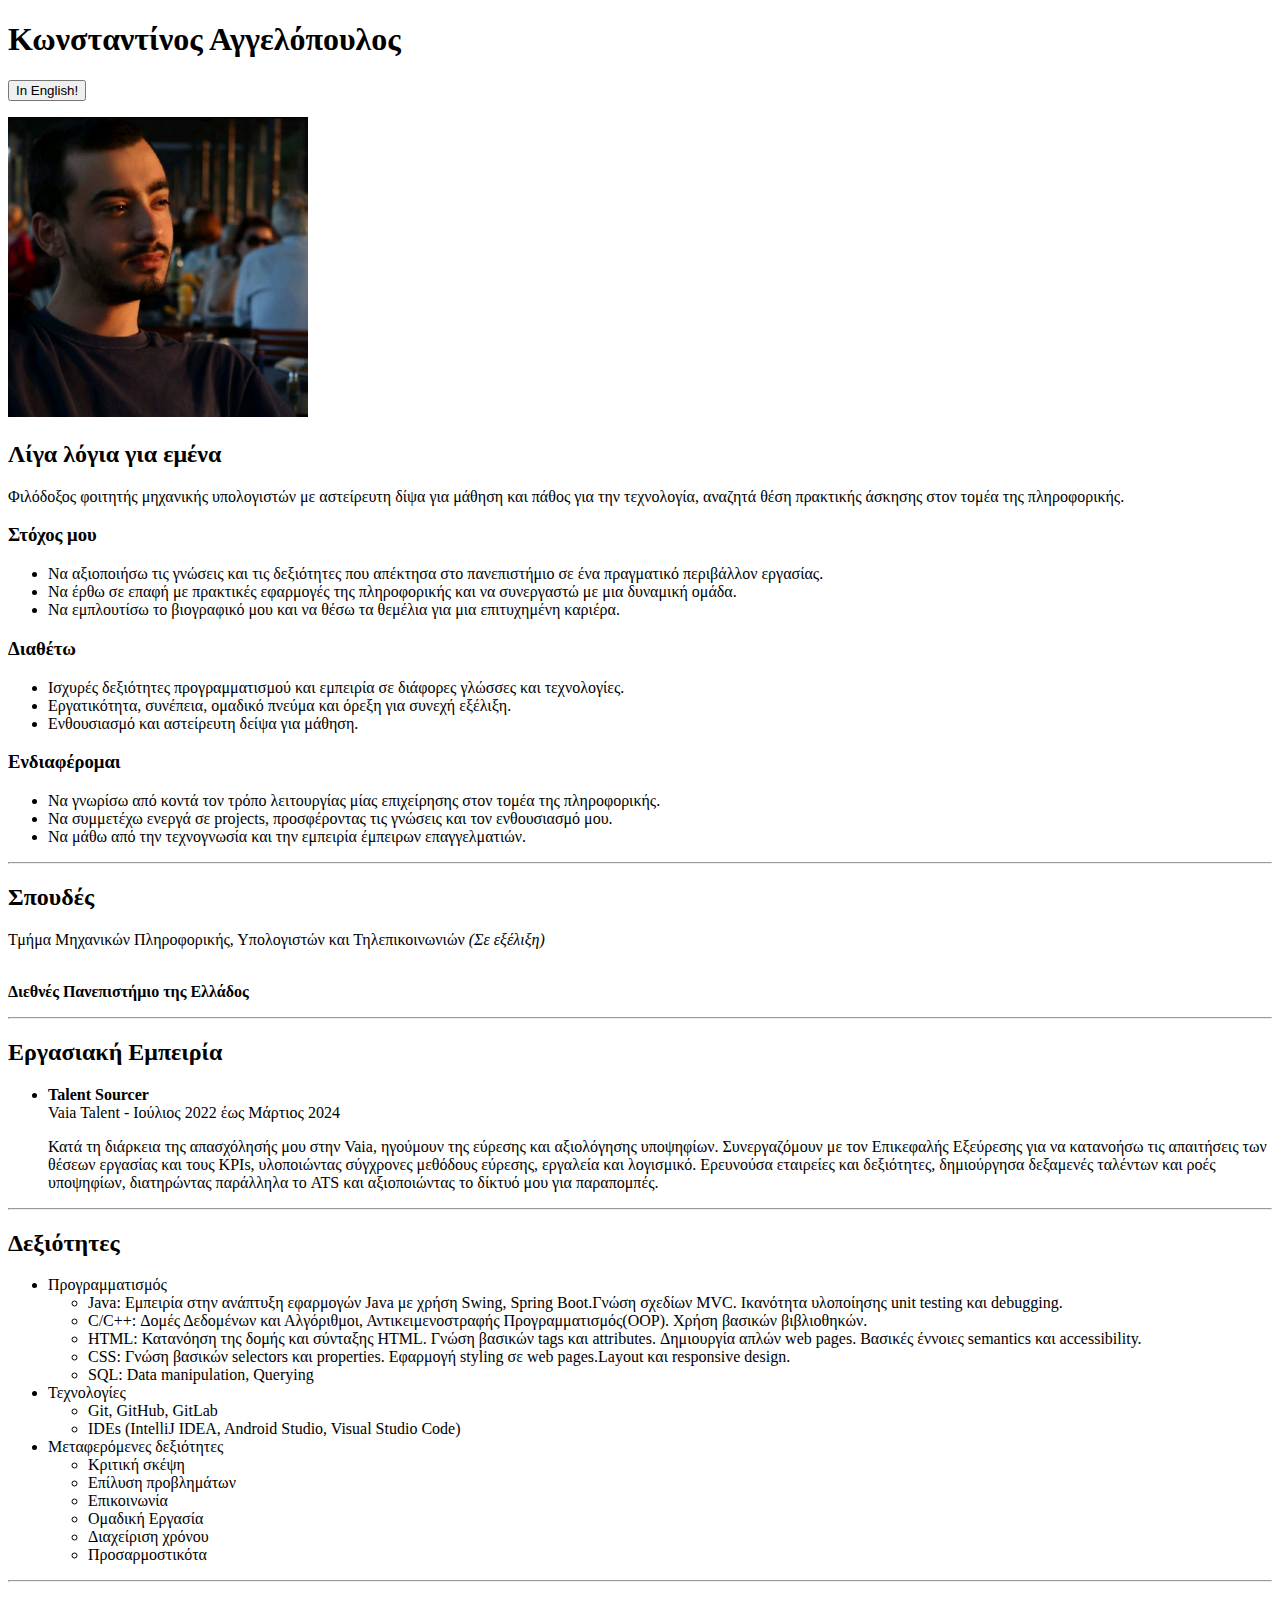
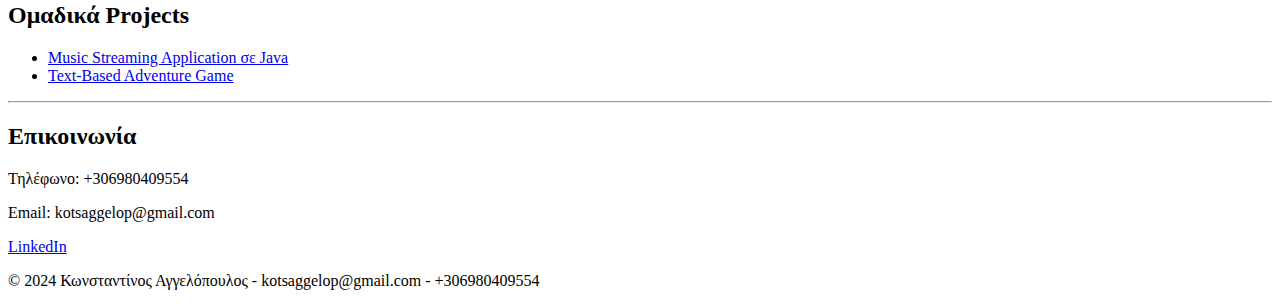
<file: index.html>
<!DOCTYPE html>
<html lang="en">
  <head>
    <meta charset="UTF-8" />
    <meta name="viewport" content="width=device-width, initial-scale=1.0" />
    <title>Βιογραφικό</title>
  </head>
  <body>
    <h1>Κωνσταντίνος Αγγελόπουλος</h1>
    <button type="button" onclick="alert('Hello world!')">In English!</button
    ><br />

    <p></p>
    <img
      src="./assets/images/Konstantinos Angelopoulos.jpeg"
      height="300"
      alt="Konstantinos Angelopoulos"
    />
    <h2><b>Λίγα λόγια για εμένα</b></h2>
    <p>
      Φιλόδοξος φοιτητής μηχανικής υπολογιστών με αστείρευτη δίψα για μάθηση και
      πάθος για την τεχνολογία, αναζητά θέση πρακτικής άσκησης στον τομέα της
      πληροφορικής.
    </p>
    <h3>Στόχος μου</h3>
    <ul>
      <li>
        Να αξιοποιήσω τις γνώσεις και τις δεξιότητες που απέκτησα στο
        πανεπιστήμιο σε ένα πραγματικό περιβάλλον εργασίας.
      </li>
      <li>
        Να έρθω σε επαφή με πρακτικές εφαρμογές της πληροφορικής και να
        συνεργαστώ με μια δυναμική ομάδα.
      </li>
      <li>
        Να εμπλουτίσω το βιογραφικό μου και να θέσω τα θεμέλια για μια
        επιτυχημένη καριέρα.
      </li>
    </ul>
    <h3>Διαθέτω</h3>
    <ul>
      <li>
        Ισχυρές δεξιότητες προγραμματισμού και εμπειρία σε διάφορες γλώσσες και
        τεχνολογίες.
      </li>
      <li>
        Εργατικότητα, συνέπεια, ομαδικό πνεύμα και όρεξη για συνεχή εξέλιξη.
      </li>
      <li>Ενθουσιασμό και αστείρευτη δείψα για μάθηση.</li>
    </ul>
    <h3>Ενδιαφέρομαι</h3>
    <ul>
      <li>
        Να γνωρίσω από κοντά τον τρόπο λειτουργίας μίας επιχείρησης στον τομέα
        της πληροφορικής.
      </li>
      <li>
        Να συμμετέχω ενεργά σε projects, προσφέροντας τις γνώσεις και τον
        ενθουσιασμό μου.
      </li>
      <li>
        Να μάθω από την τεχνογνωσία και την εμπειρία έμπειρων επαγγελματιών.
      </li>
    </ul>
    <hr />
    <h2>Σπουδές</h2>
    <p>Τμήμα Μηχανικών Πληροφορικής, Υπολογιστών και
        Τηλεπικοινωνιών <i>(Σε εξέλιξη)</i></p><br>
        <b>Διεθνές Πανεπιστήμιο της Ελλάδος</b>
    </p>
    <hr>
    <h2>Εργασιακή Εμπειρία</h2>
    <ul>
        <li><b>Talent Sourcer</b><br>
            Vaia Talent - Ιούλιος 2022 έως Μάρτιος 2024
        </li>
        <p>
            Κατά τη διάρκεια της απασχόλησής μου στην Vaia, ηγούμουν της εύρεσης και αξιολόγησης υποψηφίων. Συνεργαζόμουν με τον Επικεφαλής Εξεύρεσης για να κατανοήσω τις απαιτήσεις των θέσεων εργασίας και τους KPIs, υλοποιώντας σύγχρονες μεθόδους εύρεσης, εργαλεία και λογισμικό. Ερευνούσα εταιρείες και δεξιότητες, δημιούργησα δεξαμενές ταλέντων και ροές υποψηφίων, διατηρώντας παράλληλα το ATS και αξιοποιώντας το δίκτυό μου για παραπομπές.
        </p>
    </ul>
    <hr>
    <h2>Δεξιότητες</h2>
    <ul>
        <li>
            Προγραμματισμός
            <ul>
                <li>
                    Java: Εμπειρία στην ανάπτυξη εφαρμογών Java με χρήση Swing, Spring Boot.Γνώση
                    σχεδίων MVC. Ικανότητα υλοποίησης unit testing και debugging.
                </li>
                <li>
                    C/C++: Δομές Δεδομένων και Αλγόριθμοι, Αντικειμενοστραφής Προγραμματισμός(OOP). Χρήση
                    βασικών βιβλιοθηκών.
                </li>
                <li>
                    HTML: Κατανόηση της δομής και σύνταξης HTML. Γνώση βασικών tags και attributes. Δημιουργία
                    απλών web pages. Βασικές έννοιες semantics και accessibility.       
                </li>
                <li>
                    CSS: Γνώση βασικών selectors και properties. Εφαρμογή styling σε web pages.Layout και
                    responsive design.      
                </li>
                <li>
                    SQL: Data manipulation, Querying
                </li>
            </ul>
        </li>
        <li>
            Τεχνολογίες
            <ul>
                <li>
                    Git, GitHub, GitLab
                </li>
                <li>
                    IDEs (IntelliJ IDEA, Android Studio, Visual Studio Code)
                </li>
            </ul>
        </li>
        <li>
            Μεταφερόμενες δεξιότητες
            <ul>
                <li>
                    Κριτική σκέψη
                </li>
                <li>
                    Επίλυση προβλημάτων
                </li>
                <li>
                    Επικοινωνία
                </li>
                <li>
                    Ομαδική Εργασία
                </li>
                <li>
                    Διαχείριση χρόνου
                </li>
                <li>
                    Προσαρμοστικότα
                </li>
            </ul>
        </li>
    </ul>
    <hr>
    <h2>Ομαδικά Projects</h2>
    <ul>
        <li>
            <a href="./music-streaming-application.html">Music Streaming Application σε Java</a>
        </li>
        <li>
            <a href="./text-based-adventure-game.html">Text-Based Adventure Game</a>
        </li>
    </ul>
    <hr>
    <h2>Επικοινωνία</h2>
    <p>Τηλέφωνο: +306980409554</p>
    <p>Email: kotsaggelop@gmail.com</p>
    <p><a href="https://www.linkedin.com/in/konstantinos-angelopoulos-b0b09991/">LinkedIn</a></p>

    <footer>
        <p>© 2024 Κωνσταντίνος Αγγελόπουλος - kotsaggelop@gmail.com - +306980409554</p>
    </footer>
  </body>
</html>
</file>
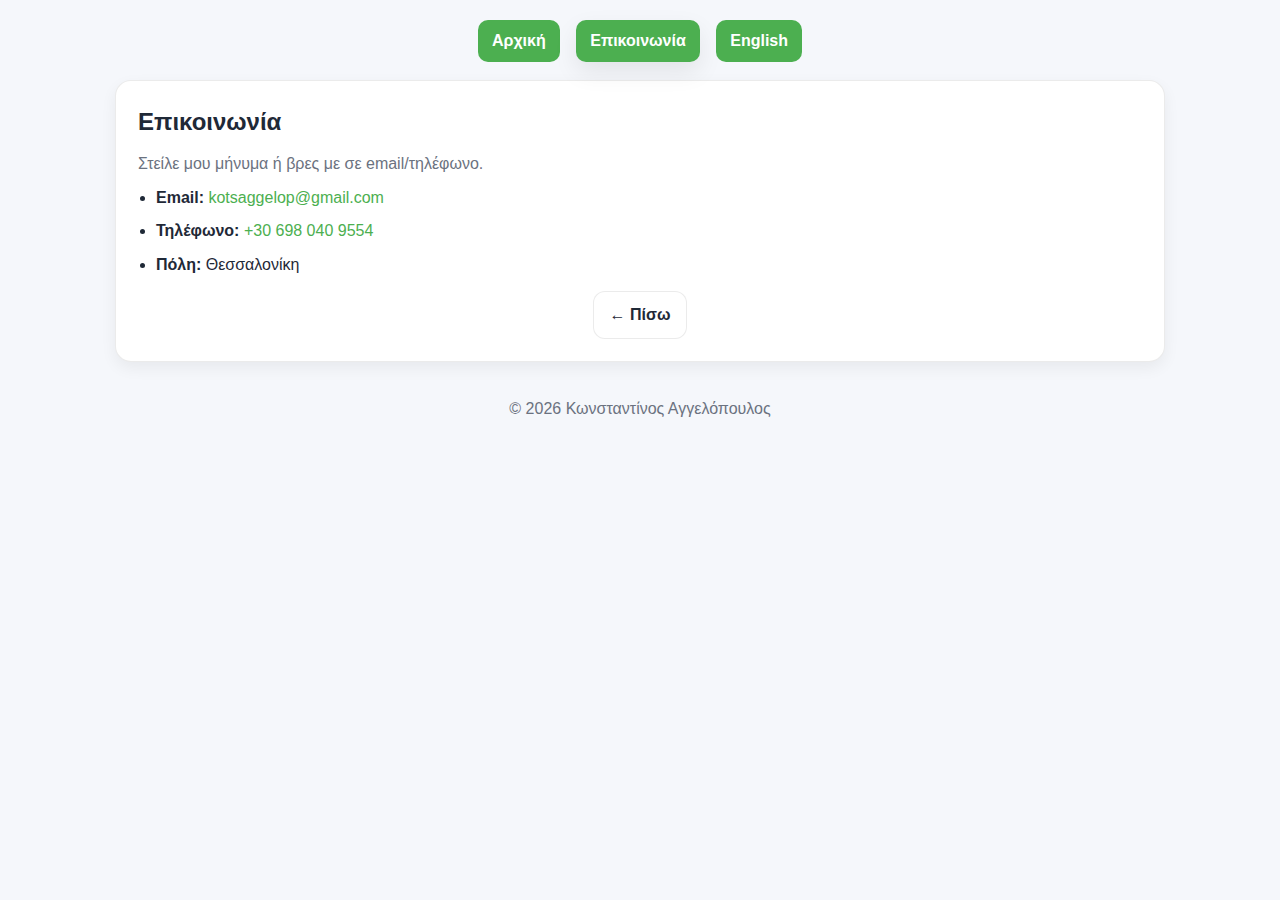
<file: contact-el.html>
<!doctype html>
<html lang="el">
  <head>
    <meta charset="UTF-8" />
    <meta name="viewport" content="width=device-width, initial-scale=1.0" />
    <title>Επικοινωνία | Κωνσταντίνος Αγγελόπουλος</title>
    <link rel="stylesheet" href="../style.css" />
  </head>
  <body>
    <div class="language-switch">
      <a href="../index-el.html" class="btn">Αρχική</a>
      <a href="./contact-el.html" class="btn active">Επικοινωνία</a>
      <a href="./contact.html" class="btn">English</a>
    </div>

    <div class="container">
      <section class="card">
        <h2>Επικοινωνία</h2>
        <p class="muted">Στείλε μου μήνυμα ή βρες με σε email/τηλέφωνο.</p>

        <ul>
          <li>
            <strong>Email:</strong>
            <a href="mailto:kotsaggelop@gmail.com">kotsaggelop@gmail.com</a>
          </li>
          <li>
            <strong>Τηλέφωνο:</strong>
            <a href="tel:+306980409554">+30 698 040 9554</a>
          </li>
          <li><strong>Πόλη:</strong> Θεσσαλονίκη</li>
        </ul>

        <div class="hero-actions" style="margin-top: 14px">
          <a class="secondary" href="../index-el.html">← Πίσω</a>
        </div>
      </section>

      <footer class="footer">
        <p>© 2026 Κωνσταντίνος Αγγελόπουλος</p>
      </footer>
    </div>
  </body>
</html>
</file>
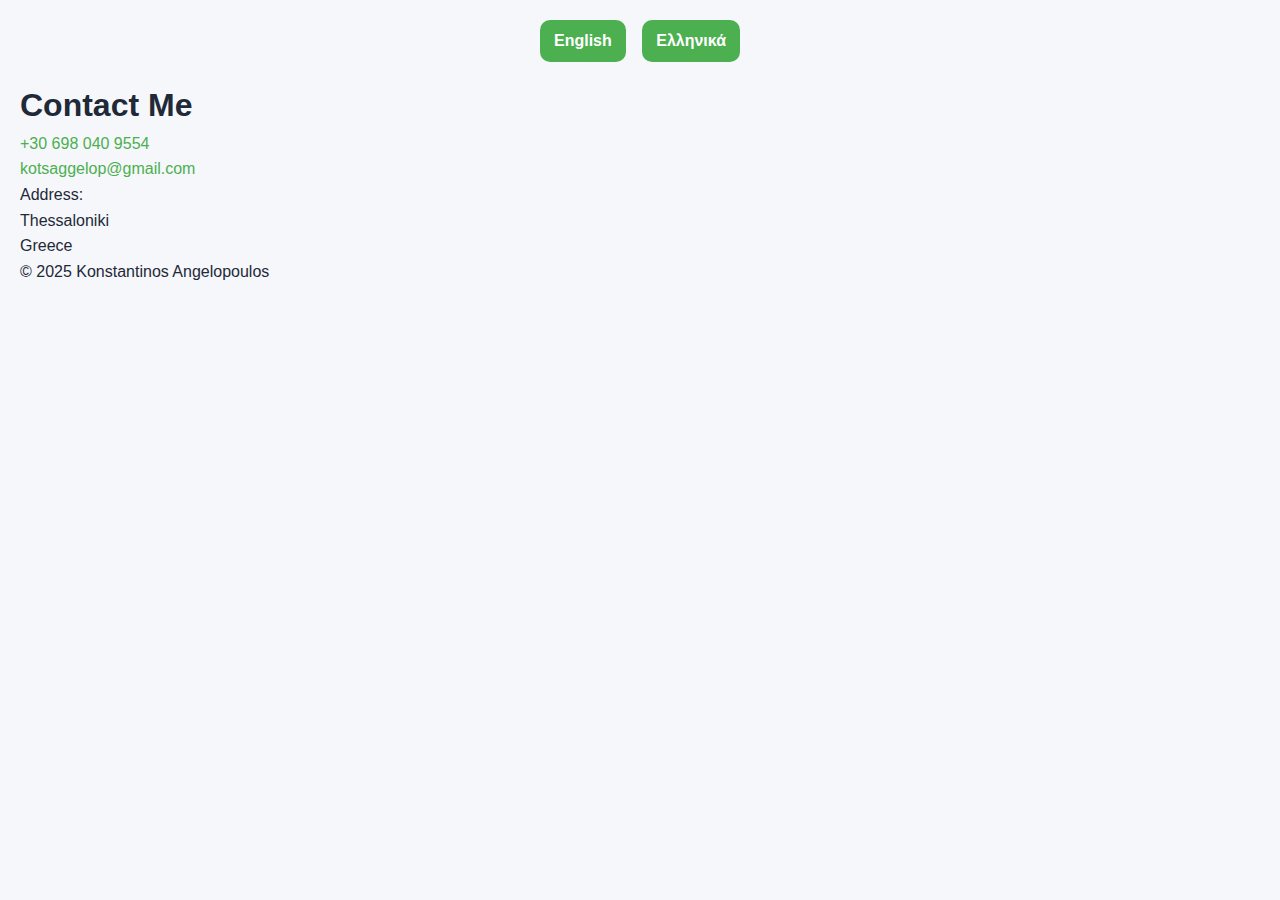
<file: contact.html>
<!DOCTYPE html>
<html lang="en">
<head>
    <meta charset="UTF-8">
    <meta name="viewport" content="width=device-width, initial-scale=1.0">
    <title>Contact Me</title>
    <link rel="stylesheet" href="../style.css">
</head>
<body>
    <!-- Language switch -->
    <div class="language-switch">
        <a href="../index.html" class="btn">English</a>
        <a href="../index-el.html" class="btn">Ελληνικά</a>
    </div>

    <div class="section contact">
        <h1>Contact Me</h1>
        <p><a href="tel:+306980409554">+30 698 040 9554</a></p>
        <p><a href="mailto:kotsaggelop@gmail.com">kotsaggelop@gmail.com</a></p>
        <p>Address:</p>
        <p>
            Thessaloniki<br />
            Greece<br />
        </p>
    </div>

    <footer>
        <p>© 2025 Konstantinos Angelopoulos</p>
    </footer>
</body>
</html>
</file>
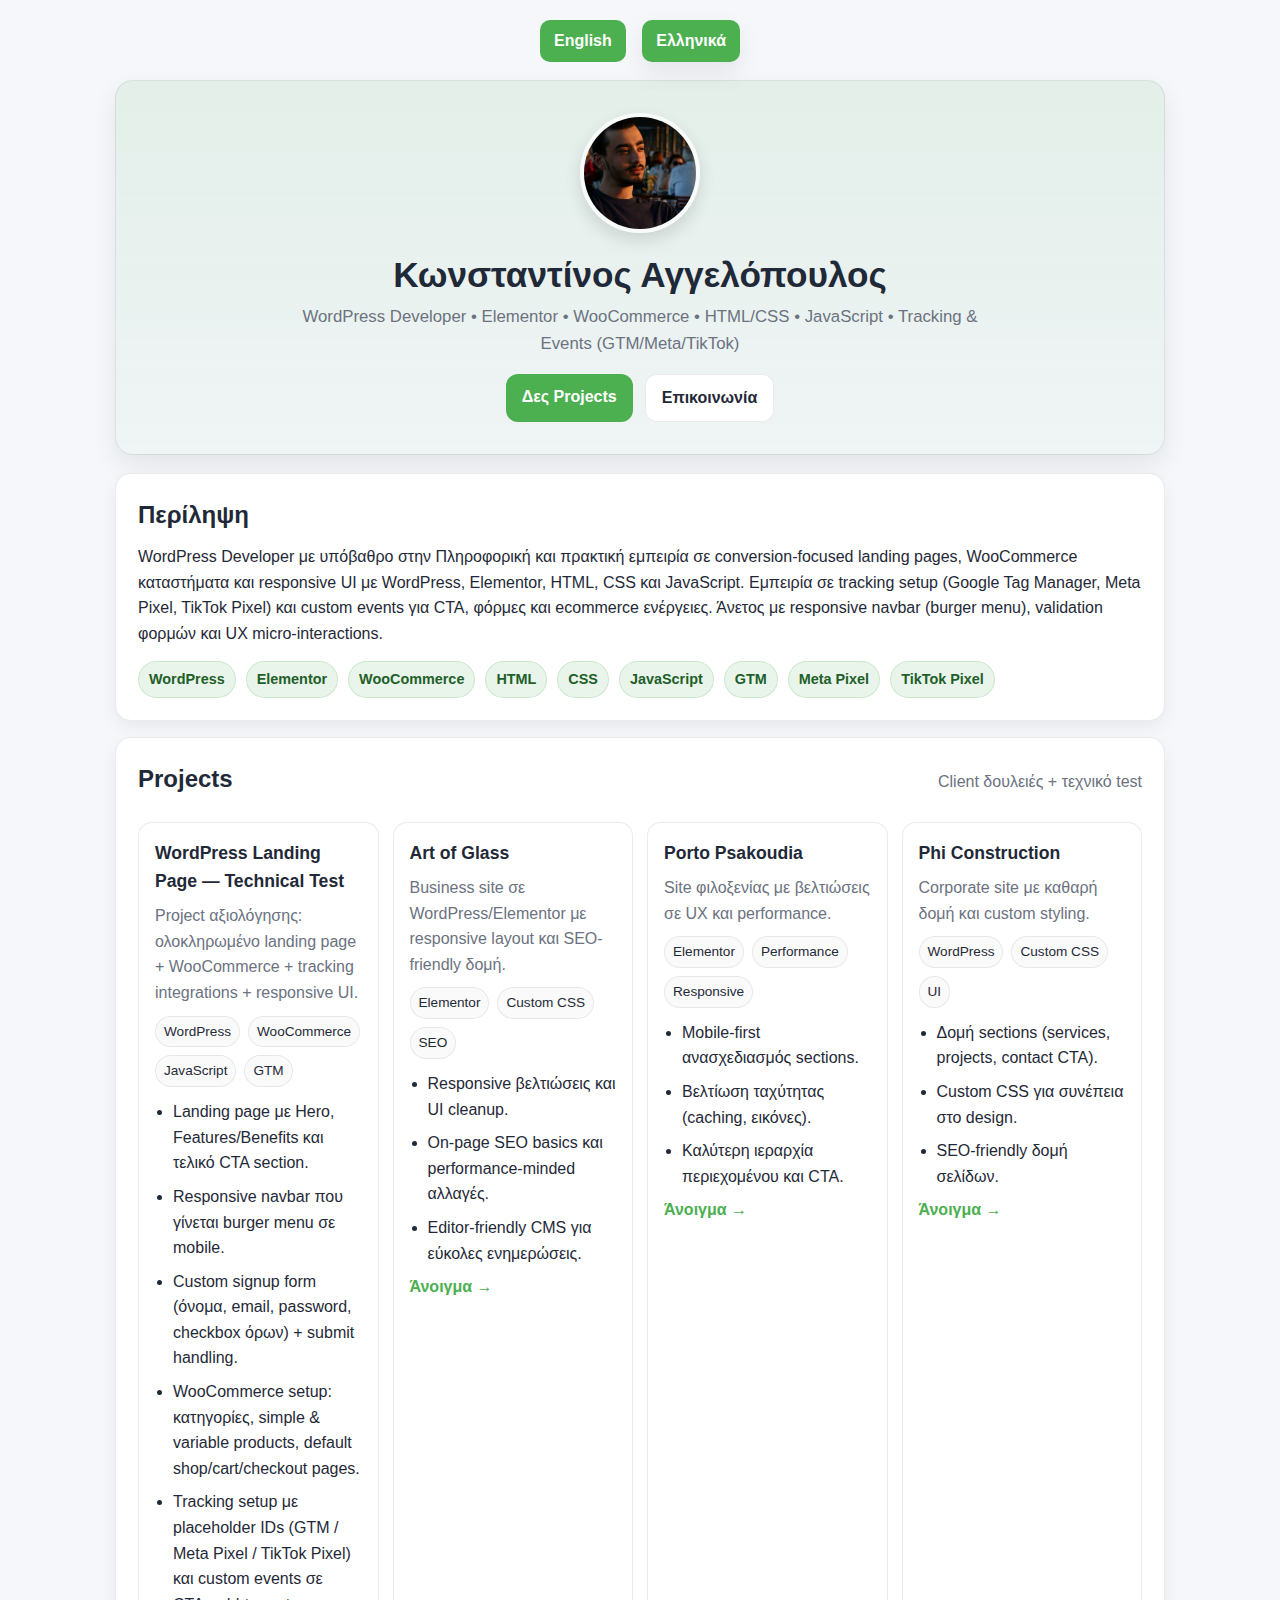
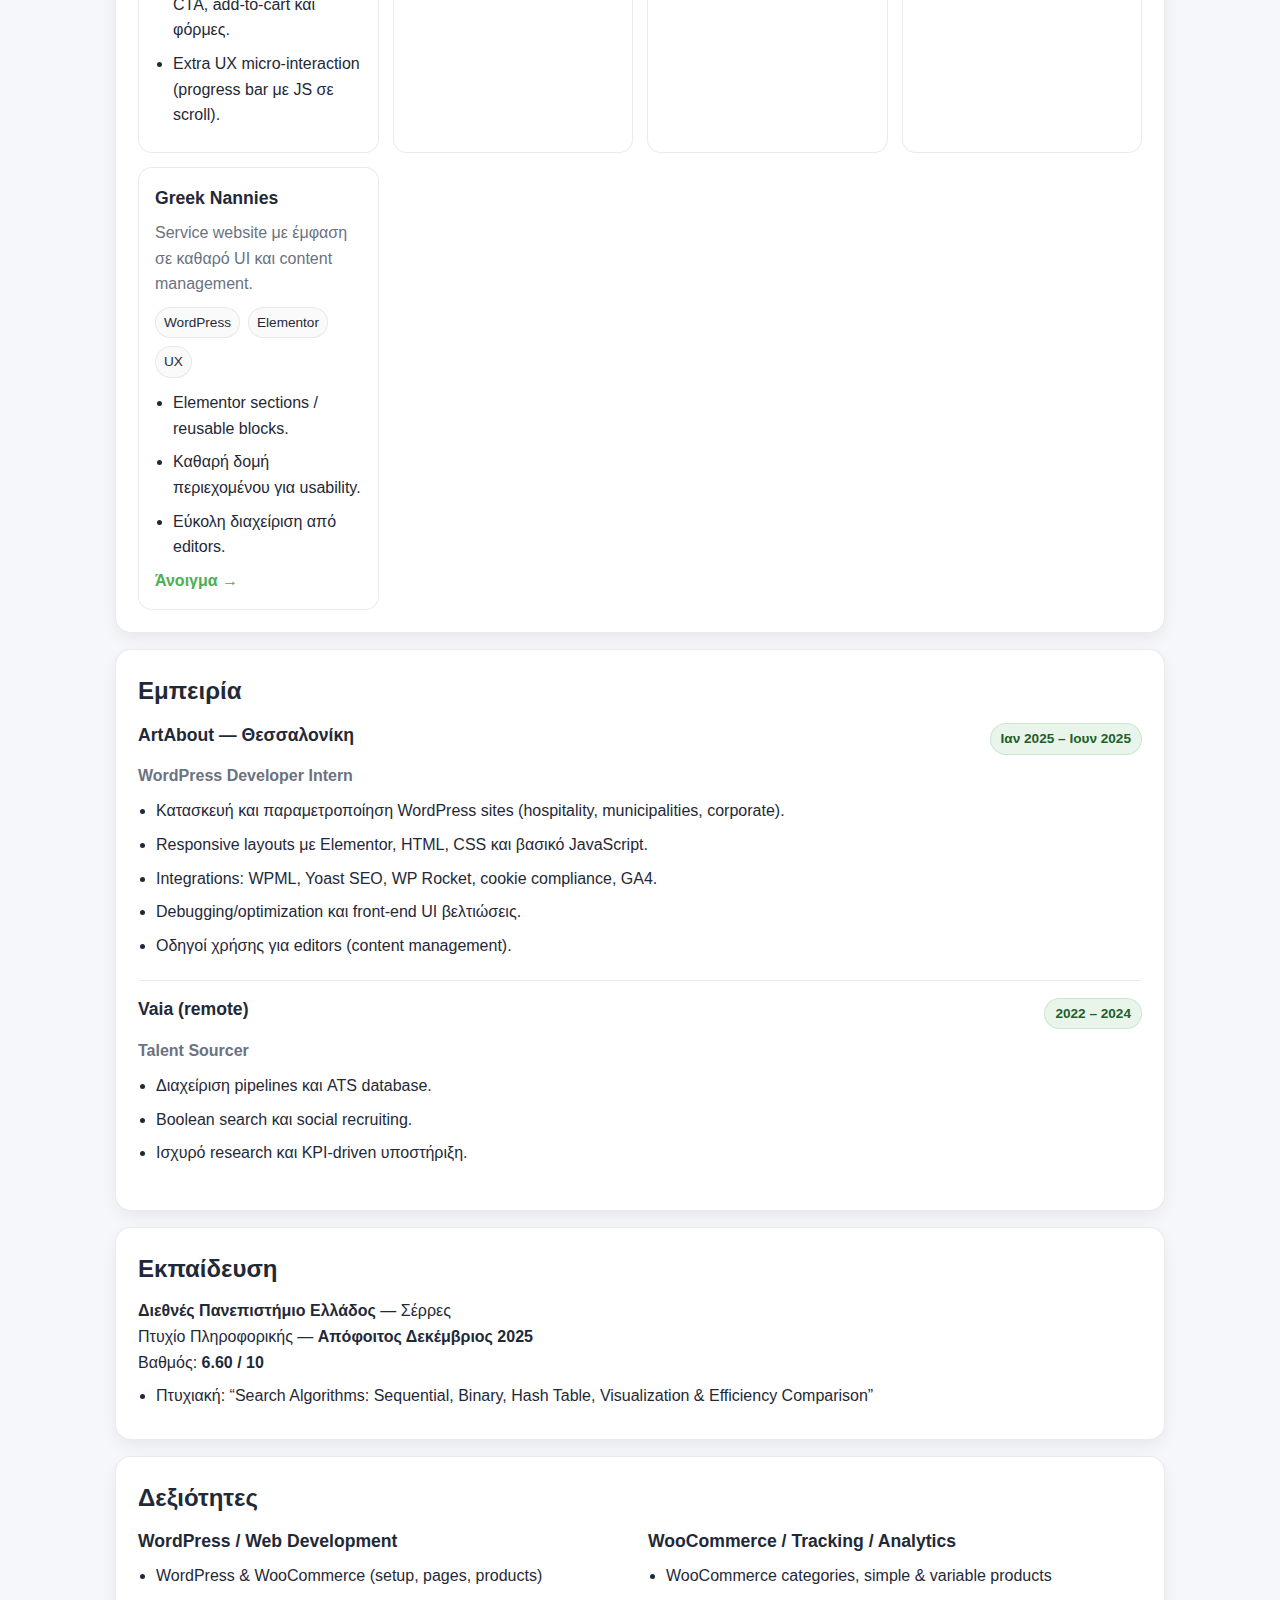
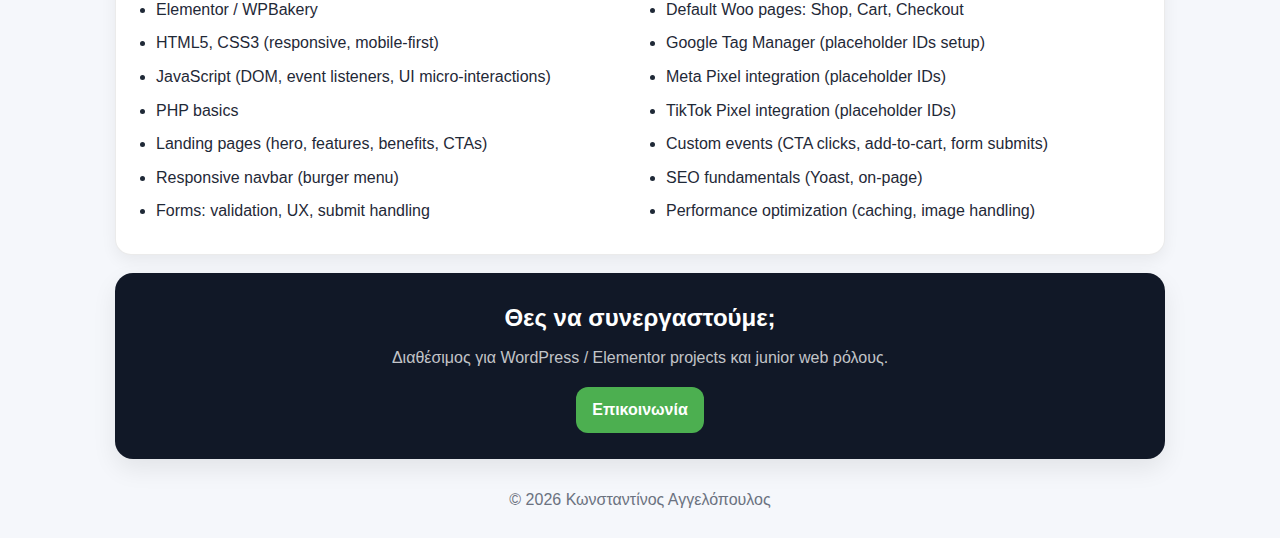
<file: index-el.html>
<!doctype html>
<html lang="el">
  <head>
    <meta charset="UTF-8" />
    <meta name="viewport" content="width=device-width, initial-scale=1.0" />
    <title>Κωνσταντίνος Αγγελόπουλος | WordPress Developer</title>
    <link rel="stylesheet" href="./style.css" />
  </head>
  <body>
    <!-- Sticky progress bar (JS) -->
    <div class="progress-wrap">
      <div class="progress-inner">
        <div class="progressbar"><span data-progress></span></div>
      </div>
    </div>

    <div class="language-switch">
      <a href="index.html" class="btn">English</a>
      <a href="index-el.html" class="btn active">Ελληνικά</a>
    </div>

    <div class="container">
      <header class="hero">
        <img
          class="avatar"
          src="./assets/images/Konstantinos Angelopoulos.jpeg"
          alt="Κωνσταντίνος Αγγελόπουλος"
        />
        <h1>Κωνσταντίνος Αγγελόπουλος</h1>
        <p class="subtitle">
          WordPress Developer • Elementor • WooCommerce • HTML/CSS • JavaScript
          • Tracking & Events (GTM/Meta/TikTok)
        </p>

        <div class="hero-actions">
          <a class="primary" href="#projects">Δες Projects</a>
          <a class="secondary" href="./public/contact-el.html">Επικοινωνία</a>
        </div>
      </header>

      <section class="card" id="summary">
        <h2>Περίληψη</h2>
        <p>
          WordPress Developer με υπόβαθρο στην Πληροφορική και πρακτική εμπειρία
          σε conversion-focused landing pages, WooCommerce καταστήματα και
          responsive UI με WordPress, Elementor, HTML, CSS και JavaScript.
          Εμπειρία σε tracking setup (Google Tag Manager, Meta Pixel, TikTok
          Pixel) και custom events για CTA, φόρμες και ecommerce ενέργειες.
          Άνετος με responsive navbar (burger menu), validation φορμών και UX
          micro-interactions.
        </p>

        <div class="chips">
          <span class="chip">WordPress</span>
          <span class="chip">Elementor</span>
          <span class="chip">WooCommerce</span>
          <span class="chip">HTML</span>
          <span class="chip">CSS</span>
          <span class="chip">JavaScript</span>
          <span class="chip">GTM</span>
          <span class="chip">Meta Pixel</span>
          <span class="chip">TikTok Pixel</span>
        </div>
      </section>

      <section class="card" id="projects">
        <div class="section-head">
          <h2>Projects</h2>
          <p class="muted">Client δουλειές + τεχνικό test</p>
        </div>

        <div class="projects">
          <article class="project-card">
            <h3>WordPress Landing Page — Technical Test</h3>
            <p>
              Project αξιολόγησης: ολοκληρωμένο landing page + WooCommerce +
              tracking integrations + responsive UI.
            </p>
            <div class="meta">
              <span>WordPress</span><span>WooCommerce</span
              ><span>JavaScript</span><span>GTM</span>
            </div>
            <ul>
              <li>
                Landing page με Hero, Features/Benefits και τελικό CTA section.
              </li>
              <li>Responsive navbar που γίνεται burger menu σε mobile.</li>
              <li>
                Custom signup form (όνομα, email, password, checkbox όρων) +
                submit handling.
              </li>
              <li>
                WooCommerce setup: κατηγορίες, simple & variable products,
                default shop/cart/checkout pages.
              </li>
              <li>
                Tracking setup με placeholder IDs (GTM / Meta Pixel / TikTok
                Pixel) και custom events σε CTA, add-to-cart και φόρμες.
              </li>
              <li>
                Extra UX micro-interaction (progress bar με JS σε scroll).
              </li>
            </ul>
          </article>

          <article class="project-card">
            <h3>Art of Glass</h3>
            <p>
              Business site σε WordPress/Elementor με responsive layout και
              SEO-friendly δομή.
            </p>
            <div class="meta">
              <span>Elementor</span><span>Custom CSS</span><span>SEO</span>
            </div>
            <ul>
              <li>Responsive βελτιώσεις και UI cleanup.</li>
              <li>On-page SEO basics και performance-minded αλλαγές.</li>
              <li>Editor-friendly CMS για εύκολες ενημερώσεις.</li>
            </ul>
            <a
              class="link"
              href="https://artofglass.gr/"
              target="_blank"
              rel="noopener"
              >Άνοιγμα →</a
            >
          </article>

          <article class="project-card">
            <h3>Porto Psakoudia</h3>
            <p>Site φιλοξενίας με βελτιώσεις σε UX και performance.</p>
            <div class="meta">
              <span>Elementor</span><span>Performance</span
              ><span>Responsive</span>
            </div>
            <ul>
              <li>Mobile-first ανασχεδιασμός sections.</li>
              <li>Βελτίωση ταχύτητας (caching, εικόνες).</li>
              <li>Καλύτερη ιεραρχία περιεχομένου και CTA.</li>
            </ul>
            <a
              class="link"
              href="https://portopsakoudia.gr/"
              target="_blank"
              rel="noopener"
              >Άνοιγμα →</a
            >
          </article>

          <article class="project-card">
            <h3>Phi Construction</h3>
            <p>Corporate site με καθαρή δομή και custom styling.</p>
            <div class="meta">
              <span>WordPress</span><span>Custom CSS</span><span>UI</span>
            </div>
            <ul>
              <li>Δομή sections (services, projects, contact CTA).</li>
              <li>Custom CSS για συνέπεια στο design.</li>
              <li>SEO-friendly δομή σελίδων.</li>
            </ul>
            <a
              class="link"
              href="https://phiconstruction.gr/"
              target="_blank"
              rel="noopener"
              >Άνοιγμα →</a
            >
          </article>

          <article class="project-card">
            <h3>Greek Nannies</h3>
            <p>
              Service website με έμφαση σε καθαρό UI και content management.
            </p>
            <div class="meta">
              <span>WordPress</span><span>Elementor</span><span>UX</span>
            </div>
            <ul>
              <li>Elementor sections / reusable blocks.</li>
              <li>Καθαρή δομή περιεχομένου για usability.</li>
              <li>Εύκολη διαχείριση από editors.</li>
            </ul>
            <a
              class="link"
              href="https://greeknannies.com/"
              target="_blank"
              rel="noopener"
              >Άνοιγμα →</a
            >
          </article>
        </div>
      </section>

      <section class="card" id="experience">
        <h2>Εμπειρία</h2>

        <div class="timeline-item">
          <div class="timeline-top">
            <h3>ArtAbout — Θεσσαλονίκη</h3>
            <span class="badge">Ιαν 2025 – Ιουν 2025</span>
          </div>
          <p class="role">WordPress Developer Intern</p>
          <ul>
            <li>
              Κατασκευή και παραμετροποίηση WordPress sites (hospitality,
              municipalities, corporate).
            </li>
            <li>
              Responsive layouts με Elementor, HTML, CSS και βασικό JavaScript.
            </li>
            <li>
              Integrations: WPML, Yoast SEO, WP Rocket, cookie compliance, GA4.
            </li>
            <li>Debugging/optimization και front-end UI βελτιώσεις.</li>
            <li>Οδηγοί χρήσης για editors (content management).</li>
          </ul>
        </div>

        <div class="timeline-item">
          <div class="timeline-top">
            <h3>Vaia (remote)</h3>
            <span class="badge">2022 – 2024</span>
          </div>
          <p class="role">Talent Sourcer</p>
          <ul>
            <li>Διαχείριση pipelines και ATS database.</li>
            <li>Boolean search και social recruiting.</li>
            <li>Ισχυρό research και KPI-driven υποστήριξη.</li>
          </ul>
        </div>
      </section>

      <section class="card" id="education">
        <h2>Εκπαίδευση</h2>
        <p><strong>Διεθνές Πανεπιστήμιο Ελλάδος</strong> — Σέρρες</p>
        <p>Πτυχίο Πληροφορικής — <strong>Απόφοιτος Δεκέμβριος 2025</strong></p>
        <p>Βαθμός: <strong>6.60 / 10</strong></p>
        <ul>
          <li>
            Πτυχιακή: “Search Algorithms: Sequential, Binary, Hash Table,
            Visualization & Efficiency Comparison”
          </li>
        </ul>
      </section>

      <section class="card" id="skills">
        <h2>Δεξιότητες</h2>

        <div class="grid-2">
          <div>
            <h3>WordPress / Web Development</h3>
            <ul>
              <li>WordPress & WooCommerce (setup, pages, products)</li>
              <li>Elementor / WPBakery</li>
              <li>HTML5, CSS3 (responsive, mobile-first)</li>
              <li>JavaScript (DOM, event listeners, UI micro-interactions)</li>
              <li>PHP basics</li>
              <li>Landing pages (hero, features, benefits, CTAs)</li>
              <li>Responsive navbar (burger menu)</li>
              <li>Forms: validation, UX, submit handling</li>
            </ul>
          </div>

          <div>
            <h3>WooCommerce / Tracking / Analytics</h3>
            <ul>
              <li>WooCommerce categories, simple & variable products</li>
              <li>Default Woo pages: Shop, Cart, Checkout</li>
              <li>Google Tag Manager (placeholder IDs setup)</li>
              <li>Meta Pixel integration (placeholder IDs)</li>
              <li>TikTok Pixel integration (placeholder IDs)</li>
              <li>Custom events (CTA clicks, add-to-cart, form submits)</li>
              <li>SEO fundamentals (Yoast, on-page)</li>
              <li>Performance optimization (caching, image handling)</li>
            </ul>
          </div>
        </div>
      </section>

      <section class="cta">
        <h2>Θες να συνεργαστούμε;</h2>
        <p class="muted">
          Διαθέσιμος για WordPress / Elementor projects και junior web ρόλους.
        </p>
        <a class="primary" href="./public/contact-el.html">Επικοινωνία</a>
      </section>

      <footer class="footer">
        <p>© 2026 Κωνσταντίνος Αγγελόπουλος</p>
      </footer>
    </div>

    <script src="./app.js"></script>
  </body>
</html>
</file>
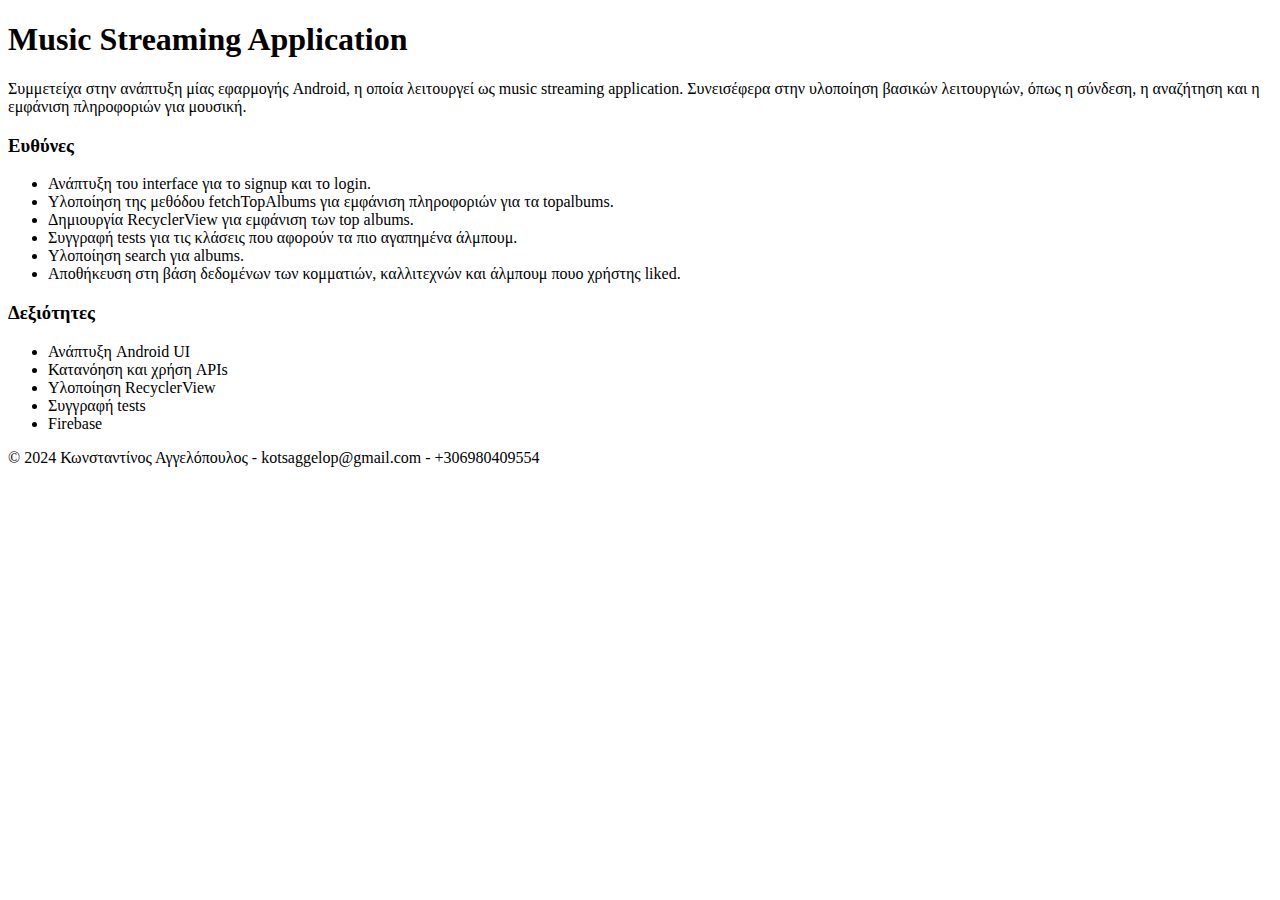
<file: music-streaming-application.html>
<!DOCTYPE html>
<html lang="en">
  <head>
    <meta charset="UTF-8" />
    <meta name="viewport" content="width=device-width, initial-scale=1.0" />
    <title>Music Streaming Application</title>
  </head>
  <body>
    <h1>Music Streaming Application</h1>
    <p>
      Συμμετείχα στην ανάπτυξη μίας εφαρμογής Android, η οποία λειτουργεί ως
      music streaming application. Συνεισέφερα στην υλοποίηση βασικών
      λειτουργιών, όπως η σύνδεση, η αναζήτηση και η εμφάνιση πληροφοριών για
      μουσική.
    </p>

    <h3>Ευθύνες</h3>
    <ul>
      <li>Ανάπτυξη του interface για το signup και το login.</li>
      <li>
        Υλοποίηση της μεθόδου fetchTopAlbums για εμφάνιση πληροφοριών για τα
        topalbums.
      </li>
      <li>Δημιουργία RecyclerView για εμφάνιση των top albums.</li>
      <li>
        Συγγραφή tests για τις κλάσεις που αφορούν τα πιο αγαπημένα άλμπουμ.
      </li>
      <li>Υλοποίηση search για albums.</li>
      <li>
        Αποθήκευση στη βάση δεδομένων των κομματιών, καλλιτεχνών και άλμπουμ
        πουο χρήστης liked.
      </li>
    </ul>
    <h3>Δεξιότητες</h3>
    <ul>
      <li>Ανάπτυξη Android UI</li>
      <li>Κατανόηση και χρήση APIs</li>
      <li>Υλοποίηση RecyclerView</li>
      <li>Συγγραφή tests</li>
      <li>Firebase</li>
    </ul>
    <footer>
      <p>
        © 2024 Κωνσταντίνος Αγγελόπουλος - kotsaggelop@gmail.com - +306980409554
      </p>
    </footer>
  </body>
</html>
</file>
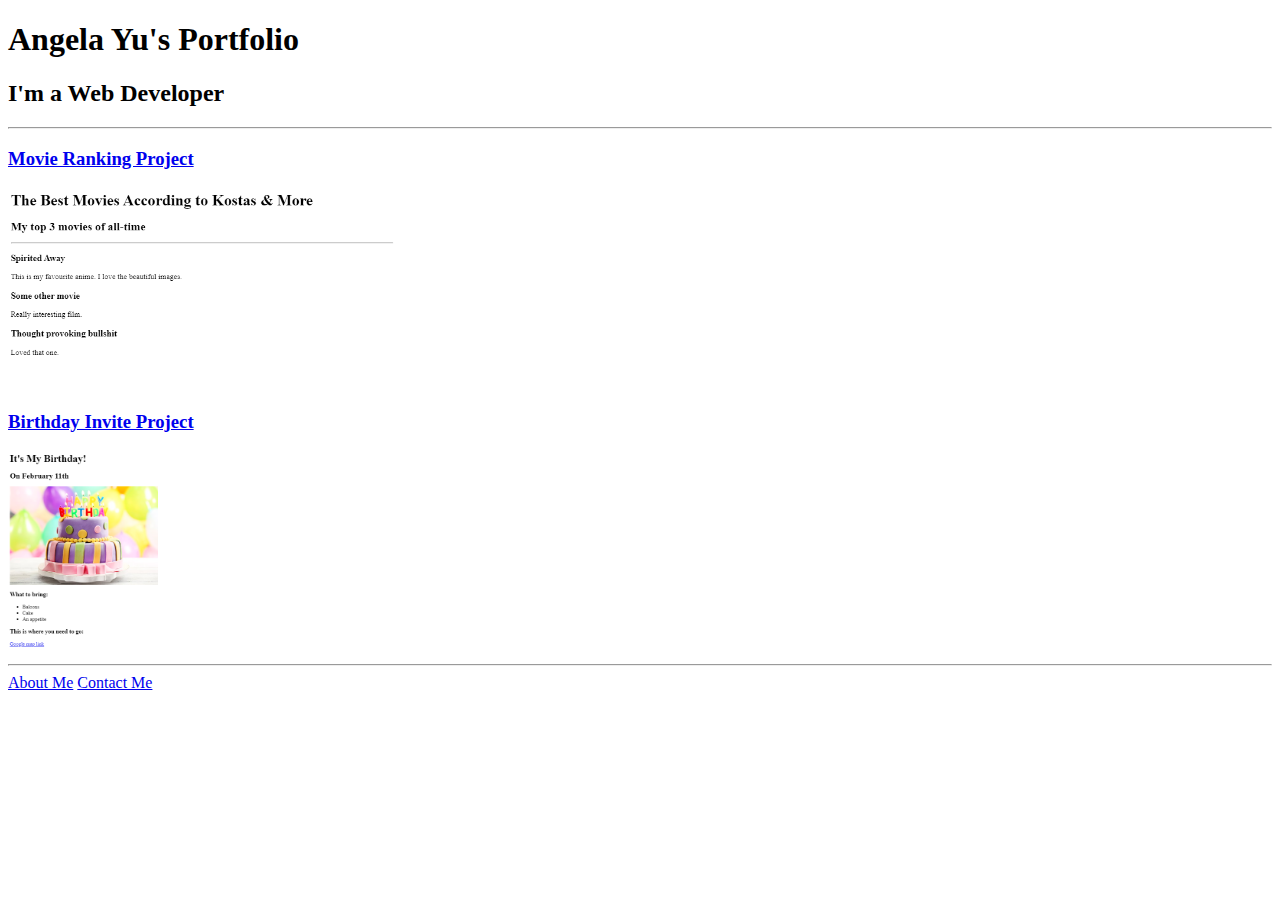
<file: solution.html>
<!DOCTYPE html>
<html lang="en">

<head>
  <meta charset="UTF-8">
  <title>Angela's Portfolio</title>
</head>

<body>
  <h1>Angela Yu's Portfolio</h1>
  <h2>I'm a Web Developer</h2>
  <hr />
  <h3><a href="./public/movie-ranking.html">Movie Ranking Project</a></h3>
  <img src="./assets/images/movie-ranking.png" height="200" alt="movie ranking project preview"/>
  <h3><a href="./public/birthday-invite.html">Birthday Invite Project</a></h3>
  <img src="./assets/images/birthday-invite.png" height="200" alt="birthday invite project preview"/>
  <hr />
  <a href="./public/about.html">About Me</a>
  <a href="./public/contact.html">Contact Me</a>
</body>

</html>
</file>
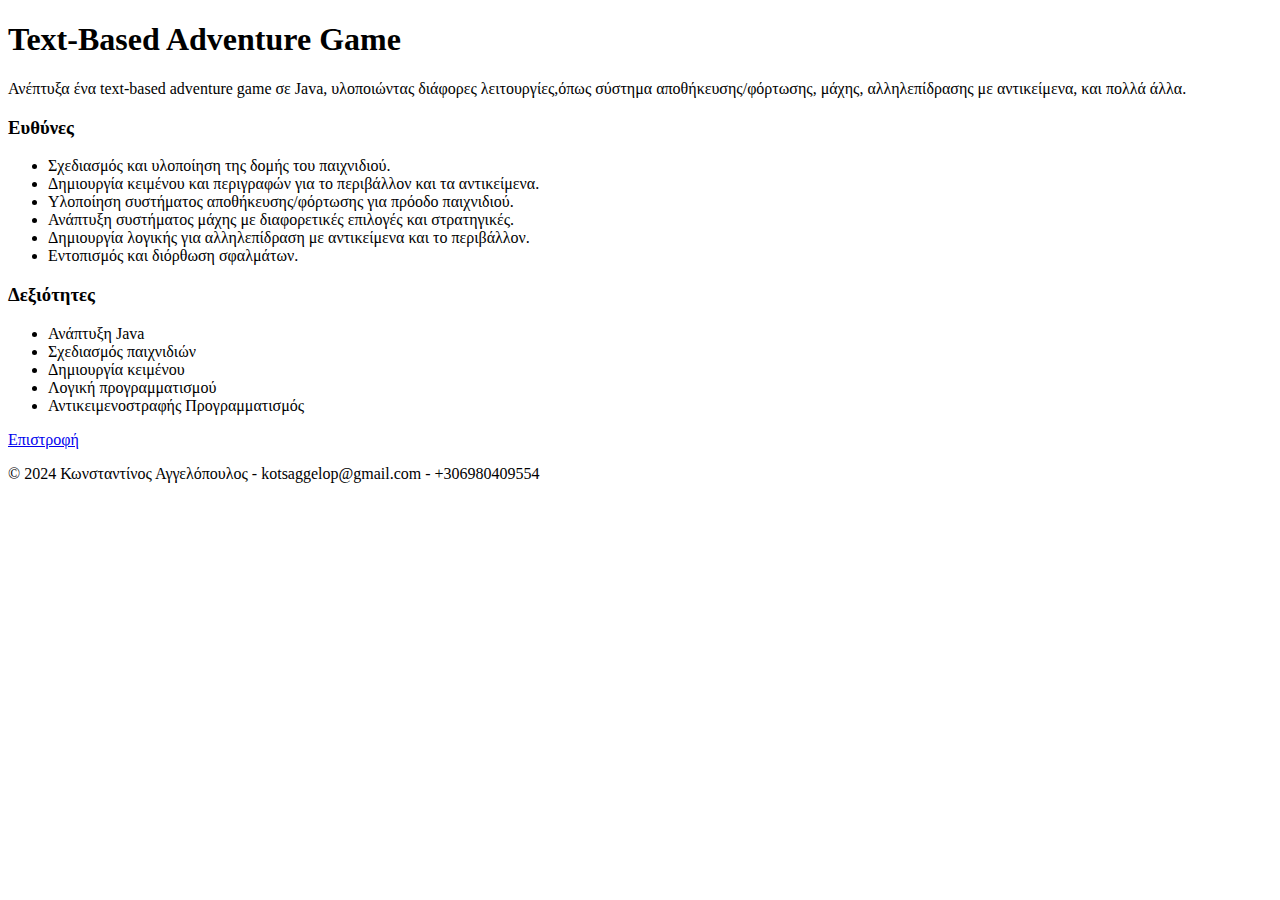
<file: text-based-adventure-game.html>
<!DOCTYPE html>
<html lang="en">
  <head>
    <meta charset="UTF-8" />
    <meta name="viewport" content="width=device-width, initial-scale=1.0" />
    <title>Text-Based Adventure Game</title>
  </head>
  <body>
    <h1>Text-Based Adventure Game</h1>
    <p>
      Ανέπτυξα ένα text-based adventure game σε Java, υλοποιώντας διάφορες
      λειτουργίες,όπως σύστημα αποθήκευσης/φόρτωσης, μάχης, αλληλεπίδρασης με
      αντικείμενα, και πολλά άλλα.
    </p>

    <h3>Ευθύνες</h3>
    <ul>
      <li>Σχεδιασμός και υλοποίηση της δομής του παιχνιδιού.</li>
      <li>
        Δημιουργία κειμένου και περιγραφών για το περιβάλλον και τα αντικείμενα.
      </li>
      <li>Υλοποίηση συστήματος αποθήκευσης/φόρτωσης για πρόοδο παιχνιδιού.</li>
      <li>
        Ανάπτυξη συστήματος μάχης με διαφορετικές επιλογές και στρατηγικές.
      </li>
      <li>
        Δημιουργία λογικής για αλληλεπίδραση με αντικείμενα και το περιβάλλον.
      </li>
      <li>Εντοπισμός και διόρθωση σφαλμάτων.</li>
    </ul>
    <h3>Δεξιότητες</h3>
    <ul>
      <li>Ανάπτυξη Java</li>
      <li>Σχεδιασμός παιχνιδιών</li>
      <li>Δημιουργία κειμένου</li>
      <li>Λογική προγραμματισμού</li>
      <li>Αντικειμενοστραφής Προγραμματισμός</li>
    </ul>
    <a href="./index.html">Επιστροφή</a>
    <footer>
      <p>
        © 2024 Κωνσταντίνος Αγγελόπουλος - kotsaggelop@gmail.com - +306980409554
      </p>
    </footer>
  </body>
</html>
</file>
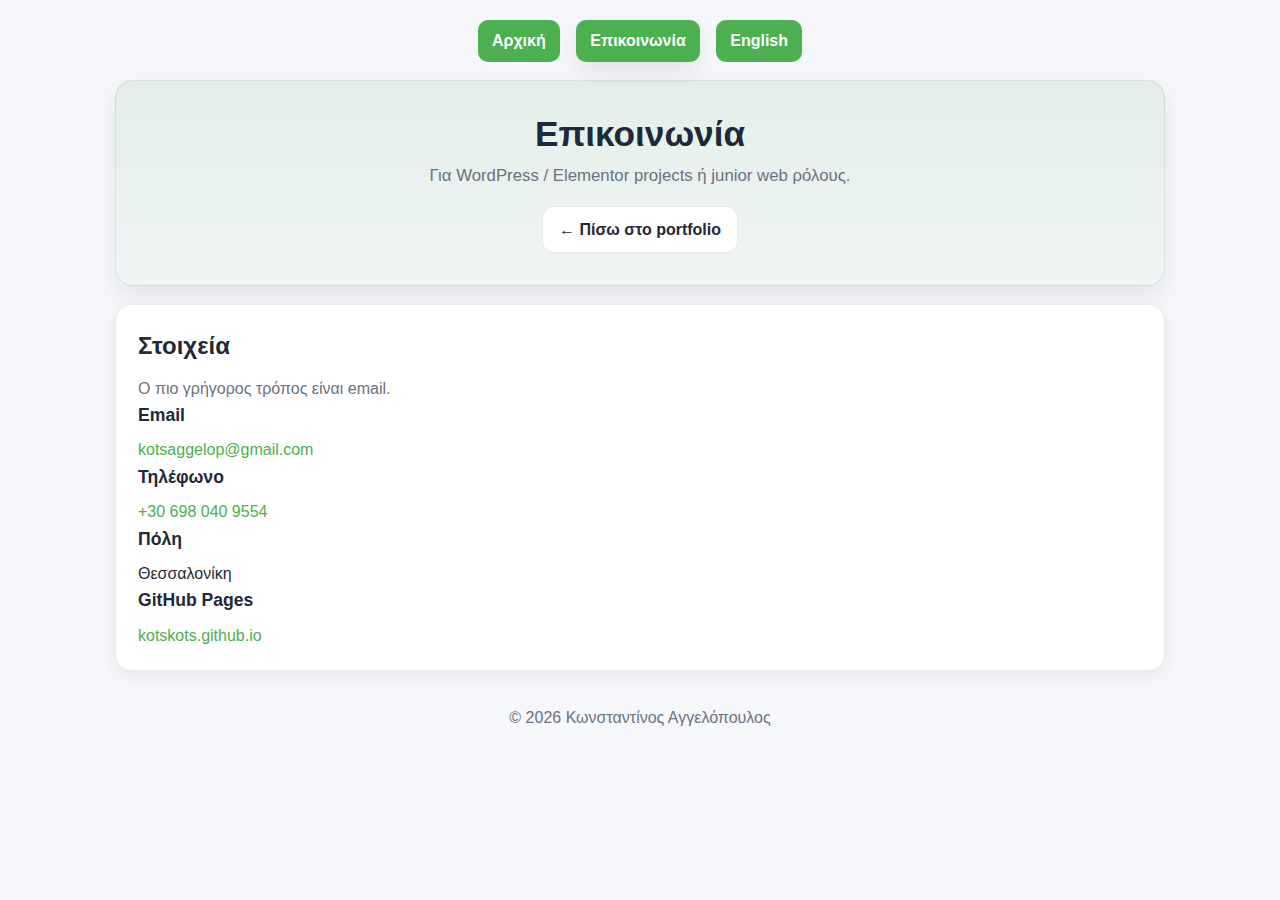
<file: public/contact-el.html>
<!doctype html>
<html lang="el">
  <head>
    <meta charset="UTF-8" />
    <meta name="viewport" content="width=device-width, initial-scale=1.0" />
    <title>Επικοινωνία | Κωνσταντίνος Αγγελόπουλος</title>
    <link rel="stylesheet" href="../style.css" />
  </head>
  <body>
    <div class="progress-wrap">
      <div class="progress-inner">
        <div class="progressbar"><span data-progress></span></div>
      </div>
    </div>

    <div class="language-switch">
      <a href="../index-el.html" class="btn">Αρχική</a>
      <a href="./contact-el.html" class="btn active">Επικοινωνία</a>
      <a href="./contact.html" class="btn">English</a>
    </div>

    <div class="container">
      <header class="hero">
        <h1>Επικοινωνία</h1>
        <p class="subtitle">
          Για WordPress / Elementor projects ή junior web ρόλους.
        </p>
        <div class="hero-actions">
          <a class="secondary" href="../index-el.html">← Πίσω στο portfolio</a>
        </div>
      </header>

      <section class="card">
        <h2>Στοιχεία</h2>
        <p class="muted small">Ο πιο γρήγορος τρόπος είναι email.</p>

        <div class="contact-grid">
          <div class="contact-card">
            <h3>Email</h3>
            <p>
              <a href="mailto:kotsaggelop@gmail.com">kotsaggelop@gmail.com</a>
            </p>
          </div>

          <div class="contact-card">
            <h3>Τηλέφωνο</h3>
            <p><a href="tel:+306980409554">+30 698 040 9554</a></p>
          </div>

          <div class="contact-card">
            <h3>Πόλη</h3>
            <p>Θεσσαλονίκη</p>
          </div>

          <div class="contact-card">
            <h3>GitHub Pages</h3>
            <p>
              <a
                href="https://kotskots.github.io"
                target="_blank"
                rel="noopener"
                >kotskots.github.io</a
              >
            </p>
          </div>
        </div>
      </section>

      <footer class="footer">
        <p>© 2026 Κωνσταντίνος Αγγελόπουλος</p>
      </footer>
    </div>

    <script src="../app.js"></script>
  </body>
</html>
</file>
<file: style.css>
/* Reset */
* {
  box-sizing: border-box;
  margin: 0;
  padding: 0;
  font-family: "Segoe UI", Tahoma, Geneva, Verdana, sans-serif;
}

:root {
  --bg: #f5f7fb;
  --card: #ffffff;
  --text: #1f2937;
  --muted: #6b7280;
  --primary: #4caf50;
  --primary-dark: #45a049;
  --border: rgba(0, 0, 0, 0.08);
  --shadow: 0 10px 25px rgba(0, 0, 0, 0.08);
}

body {
  background: var(--bg);
  color: var(--text);
  line-height: 1.6;
  padding: 20px;
}

a {
  color: var(--primary);
  text-decoration: none;
}
a:hover {
  text-decoration: underline;
}

/* Language switch */
.language-switch {
  text-align: center;
  margin-bottom: 18px;
}

.language-switch .btn {
  display: inline-block;
  background: var(--primary);
  color: #fff;
  padding: 8px 14px;
  border-radius: 10px;
  margin: 0 6px;
  font-weight: 700;
  transition:
    transform 0.2s ease,
    background-color 0.2s ease;
  text-decoration: none;
}
.language-switch .btn:hover {
  background: var(--primary-dark);
  transform: translateY(-1px);
  text-decoration: none;
}
.language-switch .btn.active {
  box-shadow: var(--shadow);
}

/* Container */
.container {
  max-width: 1050px;
  margin: 0 auto;
}

/* Hero */
.hero {
  background: linear-gradient(
    180deg,
    rgba(76, 175, 80, 0.1),
    rgba(76, 175, 80, 0.03)
  );
  border: 1px solid var(--border);
  border-radius: 18px;
  padding: 32px 22px;
  text-align: center;
  box-shadow: var(--shadow);
  margin-bottom: 18px;
}

.avatar {
  width: 155px;
  height: 155px;
  border-radius: 999px;
  object-fit: cover;
  border: 4px solid rgba(255, 255, 255, 0.7);
  box-shadow: 0 8px 18px rgba(0, 0, 0, 0.12);
  margin-bottom: 14px;
}

.hero h1 {
  font-size: 2.2rem;
  line-height: 1.2;
  margin-bottom: 8px;
}

.subtitle {
  color: var(--muted);
  max-width: 720px;
  margin: 0 auto 16px auto;
  font-size: 1.05rem;
}

.hero-actions {
  display: flex;
  gap: 12px;
  justify-content: center;
  flex-wrap: wrap;
}

/* Buttons */
.primary,
.secondary {
  display: inline-block;
  padding: 10px 16px;
  border-radius: 12px;
  font-weight: 800;
  text-decoration: none;
  transition:
    transform 0.2s ease,
    box-shadow 0.2s ease,
    background-color 0.2s ease;
}

.primary {
  background: var(--primary);
  color: #fff;
}
.primary:hover {
  background: var(--primary-dark);
  transform: translateY(-1px);
  box-shadow: var(--shadow);
  text-decoration: none;
}

.secondary {
  background: #ffffff;
  color: var(--text);
  border: 1px solid var(--border);
}
.secondary:hover {
  transform: translateY(-1px);
  box-shadow: var(--shadow);
  text-decoration: none;
}

/* Cards */
.card {
  background: var(--card);
  border: 1px solid var(--border);
  border-radius: 16px;
  padding: 22px;
  box-shadow: 0 6px 16px rgba(0, 0, 0, 0.06);
  margin-bottom: 16px;
}

.card h2 {
  font-size: 1.5rem;
  margin-bottom: 10px;
}

.card h3 {
  font-size: 1.1rem;
  margin-bottom: 8px;
}

.muted {
  color: var(--muted);
}

.section-head {
  display: flex;
  align-items: baseline;
  justify-content: space-between;
  gap: 12px;
  flex-wrap: wrap;
  margin-bottom: 14px;
}

/* Chips */
.chips {
  display: flex;
  flex-wrap: wrap;
  gap: 10px;
  margin-top: 14px;
}
.chip {
  background: rgba(76, 175, 80, 0.12);
  color: #1f5f2a;
  border: 1px solid rgba(76, 175, 80, 0.2);
  padding: 6px 10px;
  border-radius: 999px;
  font-weight: 700;
  font-size: 0.9rem;
}

/* Projects grid */
.projects {
  display: grid;
  grid-template-columns: repeat(auto-fit, minmax(240px, 1fr));
  gap: 14px;
}

.project-card {
  border: 1px solid var(--border);
  border-radius: 14px;
  padding: 16px;
  background: #fff;
  transition:
    transform 0.2s ease,
    box-shadow 0.2s ease;
  min-height: 170px;
}

.project-card:hover {
  transform: translateY(-4px);
  box-shadow: var(--shadow);
}

.project-card p {
  color: var(--muted);
  margin-bottom: 10px;
}

.meta {
  display: flex;
  flex-wrap: wrap;
  gap: 8px;
  margin-bottom: 12px;
}
.meta span {
  border: 1px solid var(--border);
  background: rgba(0, 0, 0, 0.02);
  padding: 4px 8px;
  border-radius: 999px;
  font-size: 0.85rem;
  color: var(--text);
}

.link {
  font-weight: 800;
  text-decoration: none;
}

/* Timeline blocks */
.timeline-item {
  padding: 14px 0;
  border-top: 1px solid var(--border);
}
.timeline-item:first-of-type {
  border-top: none;
  padding-top: 0;
}

.timeline-top {
  display: flex;
  align-items: center;
  justify-content: space-between;
  gap: 10px;
  flex-wrap: wrap;
}

.badge {
  display: inline-block;
  background: rgba(76, 175, 80, 0.12);
  border: 1px solid rgba(76, 175, 80, 0.2);
  color: #1f5f2a;
  padding: 4px 10px;
  border-radius: 999px;
  font-weight: 800;
  font-size: 0.85rem;
}

.role {
  color: var(--muted);
  font-weight: 700;
  margin: 6px 0 10px 0;
}

ul {
  padding-left: 18px;
}
li {
  margin: 8px 0;
}

/* Two-column area */
.grid-2 {
  display: grid;
  grid-template-columns: 1fr 1fr;
  gap: 16px;
}
@media (max-width: 820px) {
  .grid-2 {
    grid-template-columns: 1fr;
  }
}

/* CTA */
.cta {
  background: #111827;
  color: #fff;
  border-radius: 18px;
  padding: 26px 22px;
  text-align: center;
  margin: 18px 0 10px 0;
  box-shadow: var(--shadow);
}
.cta .muted {
  color: rgba(255, 255, 255, 0.75);
  margin: 8px 0 16px 0;
}

/* Footer */
.footer {
  text-align: center;
  color: var(--muted);
  padding: 18px 0 6px 0;
}

.avatar {
  width: 120px;
  height: 120px;
}
</file>
